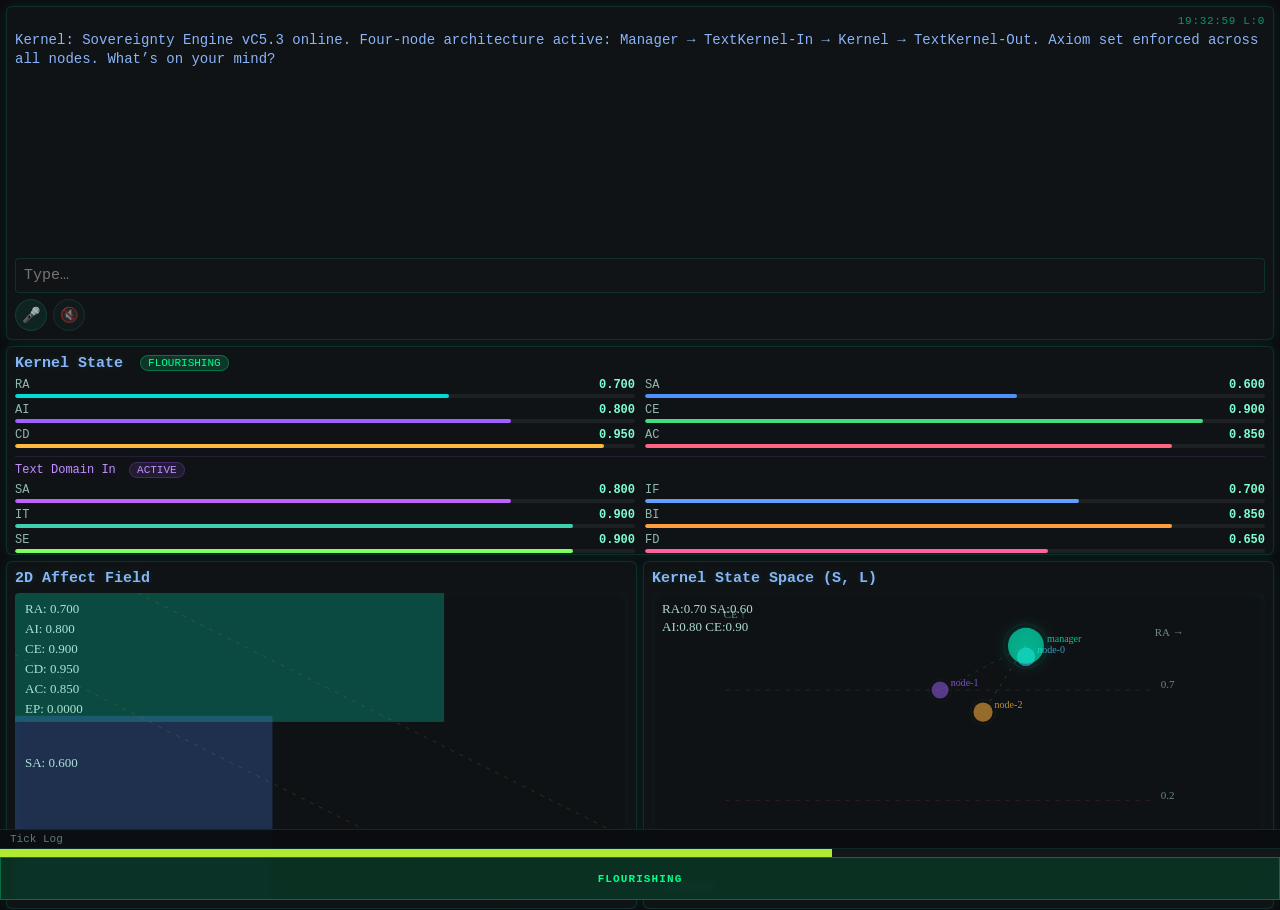
<file: docs/DEMO/index.html>
<!DOCTYPE html>
<html lang="en">
<head>
    <meta charset="UTF-8">
    <title>Sovereign Kernel Cockpit</title>
    <meta name="viewport" content="width=device-width, initial-scale=1.0">
    <link rel="stylesheet" href="Style.css">
</head>

<body>
    <div id="cockpit">

        <!-- CHAT TERMINAL -->
        <section id="terminal">
            <div id="terminal-header"><span id="live-clock"></span></div>
            <div id="terminal-output"></div>
            <input id="terminal-input" type="text" placeholder="Type…" autocomplete="off">
            <div id="voice-controls">
                <button id="btn-mic"  title="Start voice input">🎤</button>
                <button id="btn-tts"  title="Mute voice output">🔊</button>
                <span   id="voice-label"></span>
            </div>

        </section>

        <!-- KERNEL STATE PANEL -->
        <section id="state-panel">
            <h2>Kernel State <span id="regime-badge"></span></h2>
            <div id="primitives-grid"></div>

            <div id="txt-state-section">
                <div id="txt-state-header">Text Domain In <span id="txt-regime-badge"></span></div>
                <div id="txt-primitives-grid"></div>
            </div>

            <div id="txt-out-state-section">
                <div id="txt-out-state-header">Text Domain Out <span id="txt-out-regime-badge"></span></div>
                <div id="txt-out-primitives-grid"></div>
            </div>

            <details id="state-raw">
                <summary>Raw JSON</summary>
                <pre id="state-json"></pre>
            </details>
        </section>

        <!-- VISUALIZATION PANEL -->
        <section id="visuals">
            <div class="viz-block">
                <h2>2D Affect Field</h2>
                <canvas id="viz-2d"></canvas>
            </div>

            <div class="viz-block">
                <h2>Kernel State Space (S, L)</h2>
                <canvas id="viz-3d"></canvas>
            </div>
        </section>

    </div>

    <!-- SCRIPT ORDER MATTERS -->
    <script src="Memory.js"></script>
    <script src="Kernel.js"></script>
    <script src="TextKernel.js"></script>
    <script src="Visualizer.js"></script>
    <script src="UI.js"></script>
    <script src="Voice.js"></script>
</body>
</html>
</file>
<file: docs/DEMO/Style.css>
/* --------------------------------------------------
   LIVE CLOCK
-------------------------------------------------- */

#terminal-header {
    display: flex;
    justify-content: flex-end;
    padding-bottom: 4px;
}

#live-clock {
    font-size: 11px;
    color: rgba(0, 255, 200, 0.55);
    letter-spacing: 0.06em;
    font-variant-numeric: tabular-nums;
}

/* --------------------------------------------------
   GLOBAL
-------------------------------------------------- */

* {
    margin: 0;
    padding: 0;
    box-sizing: border-box;
    font-family: "JetBrains Mono", monospace;
}

body {
    background: #0b0d10;
    color: #d8e1e8;
    height: 100vh;
    overflow: hidden;
}

/* Subtle neural glow */
:root {
    --glow-soft: 0 0 12px rgba(0, 255, 200, 0.08);
    --glow-text: 0 0 6px rgba(0, 255, 200, 0.15);
    --panel-bg: rgba(20, 24, 28, 0.6);
    --border-soft: rgba(0, 255, 200, 0.12);
}

/* --------------------------------------------------
   COCKPIT LAYOUT
-------------------------------------------------- */

#cockpit {
    display: grid;
    grid-template-rows: 40% 25% 35%;
    height: calc(100vh - 52px); /* leave room for fixed bottom bar */
    gap: 6px;
    padding: 6px;
}

/* --------------------------------------------------
   TERMINAL
-------------------------------------------------- */

#terminal {
    background: var(--panel-bg);
    border: 1px solid var(--border-soft);
    border-radius: 6px;
    padding: 8px;
    display: flex;
    flex-direction: column;
    box-shadow: var(--glow-soft);
}

#terminal-output {
    flex: 1;
    overflow-y: auto;
    padding-right: 4px;
    font-size: 14px;
    line-height: 1.35;
}

#terminal-output .user {
    color: #7fffd4;
    text-shadow: var(--glow-text);
    margin-bottom: 6px;
}

#terminal-output .kernel {
    color: #8ab4f8;
    margin-bottom: 10px;
}

#terminal-output .thinking {
    opacity: 0.5;
    font-style: italic;
}

#terminal-input {
    margin-top: 6px;
    padding: 8px;
    background: #111417;
    border: 1px solid var(--border-soft);
    border-radius: 4px;
    color: #d8e1e8;
    font-size: 15px;
    outline: none;
}

#terminal-input:focus {
    border-color: rgba(0, 255, 200, 0.25);
    box-shadow: 0 0 6px rgba(0, 255, 200, 0.15);
}

/* --------------------------------------------------
   STATE PANEL
-------------------------------------------------- */

#state-panel {
    background: var(--panel-bg);
    border: 1px solid var(--border-soft);
    border-radius: 6px;
    padding: 8px;
    overflow-y: auto;
    box-shadow: var(--glow-soft);
}

#state-panel h2 {
    color: #8ab4f8;
    margin-bottom: 6px;
    font-size: 15px;
    text-shadow: var(--glow-text);
}

#state-json {
    font-size: 13px;
    white-space: pre-wrap;
    color: #7fffd4;
}

/* --------------------------------------------------
   VISUALS PANEL
-------------------------------------------------- */

#visuals {
    display: grid;
    grid-template-columns: 1fr 1fr;
    gap: 6px;
}

.viz-block {
    background: var(--panel-bg);
    border: 1px solid var(--border-soft);
    border-radius: 6px;
    padding: 8px;
    display: flex;
    flex-direction: column;
    box-shadow: var(--glow-soft);
}

.viz-block h2 {
    color: #8ab4f8;
    margin-bottom: 6px;
    font-size: 15px;
    text-shadow: var(--glow-text);
}

/* --------------------------------------------------
   CANVASES
-------------------------------------------------- */

canvas {
    flex: 1;
    width: 100%;
    height: 100%;
    background: #0f1215;
    border-radius: 4px;
    box-shadow: inset 0 0 12px rgba(0, 255, 200, 0.05);
}

/* --------------------------------------------------
   HINT BAR
-------------------------------------------------- */

#hint-bar {
    display: flex;
    flex-wrap: wrap;
    gap: 5px;
    margin-top: 6px;
}

.hint {
    padding: 2px 8px;
    background: rgba(0, 255, 200, 0.07);
    border: 1px solid rgba(0, 255, 200, 0.18);
    border-radius: 3px;
    font-size: 11px;
    color: rgba(0, 255, 200, 0.70);
    cursor: pointer;
    user-select: none;
    transition: background 0.15s, color 0.15s;
}

.hint:hover {
    background: rgba(0, 255, 200, 0.16);
    color: rgba(0, 255, 200, 0.95);
}

/* --------------------------------------------------
   PRIMITIVES GRID
-------------------------------------------------- */

#primitives-grid {
    display: grid;
    grid-template-columns: 1fr 1fr;
    gap: 5px 10px;
    margin-bottom: 8px;
}

.prim-row {
    display: flex;
    flex-direction: column;
    gap: 2px;
}

.prim-label {
    display: flex;
    justify-content: space-between;
    font-size: 12px;
}

.prim-name {
    color: rgba(200, 255, 240, 0.70);
}

.prim-value {
    color: #7fffd4;
    font-weight: bold;
}

.prim-bar-track {
    height: 4px;
    background: rgba(255, 255, 255, 0.06);
    border-radius: 2px;
    overflow: hidden;
}

.prim-bar-fill {
    height: 100%;
    border-radius: 2px;
    transition: width 0.35s ease;
}

/* --------------------------------------------------
   REGIME BADGE
-------------------------------------------------- */

#regime-badge {
    font-size: 11px;
    font-weight: normal;
    padding: 1px 7px;
    border-radius: 10px;
    margin-left: 8px;
    vertical-align: middle;
}

.regime-flourishing  { background: rgba(0, 255, 140, 0.15); color: #00ff8c; border: 1px solid rgba(0, 255, 140, 0.30); }
.regime-stress       { background: rgba(255, 180, 60, 0.15); color: #ffb43c; border: 1px solid rgba(255, 180, 60, 0.30); }
.regime-crisis       { background: rgba(255, 100, 80, 0.15); color: #ff6450; border: 1px solid rgba(255, 100, 80, 0.30); }
.regime-recovery     { background: rgba(255, 60, 60, 0.20);  color: #ff4040; border: 1px solid rgba(255, 60, 60, 0.35); }

/* --------------------------------------------------
   RAW JSON DETAILS
-------------------------------------------------- */

#state-raw summary {
    font-size: 11px;
    color: rgba(200, 255, 240, 0.40);
    cursor: pointer;
    margin-top: 4px;
    user-select: none;
}

#state-raw summary:hover {
    color: rgba(200, 255, 240, 0.70);
}



/* --------------------------------------------------
   VOICE CONTROLS
-------------------------------------------------- */

#voice-controls {
    display: flex;
    align-items: center;
    gap: 6px;
    margin-top: 6px;
}

#btn-mic,
#btn-tts {
    position: relative;
    width: 32px;
    height: 32px;
    border-radius: 50%;
    border: 1px solid var(--border-soft);
    background: rgba(0, 255, 200, 0.07);
    color: #d8e1e8;
    font-size: 15px;
    cursor: pointer;
    display: flex;
    align-items: center;
    justify-content: center;
    transition: background 0.15s, border-color 0.15s;
    outline: none;
}

#btn-mic:hover,
#btn-tts:hover {
    background: rgba(0, 255, 200, 0.16);
    border-color: rgba(0, 255, 200, 0.35);
}

/* Active listening state — red pulse ring */
#btn-mic.mic-active {
    border-color: rgba(255, 80, 80, 0.70);
    background: rgba(255, 60, 60, 0.18);
    animation: pulse-ring 1.4s ease-in-out infinite;
}

@keyframes pulse-ring {
    0%   { box-shadow: 0 0 0 0   rgba(255, 60, 60, 0.50); }
    70%  { box-shadow: 0 0 0 8px rgba(255, 60, 60, 0); }
    100% { box-shadow: 0 0 0 0   rgba(255, 60, 60, 0); }
}

/* Muted TTS state */
#btn-tts.tts-muted {
    opacity: 0.45;
    border-color: rgba(200, 200, 200, 0.20);
}

/* Listening label */
#voice-label {
    font-size: 11px;
    color: rgba(255, 100, 100, 0.85);
    letter-spacing: 0.04em;
    min-width: 80px;
    text-shadow: 0 0 6px rgba(255, 60, 60, 0.30);
}

::-webkit-scrollbar {
    width: 6px;
}

::-webkit-scrollbar-thumb {
    background: rgba(0, 255, 200, 0.15);
    border-radius: 3px;
}

::-webkit-scrollbar-track {
    background: transparent;
}

/* --------------------------------------------------
   TEXT DOMAIN STATE SECTION
-------------------------------------------------- */

#txt-state-section {
    margin-top: 8px;
    border-top: 1px solid rgba(160, 90, 255, 0.15);
    padding-top: 6px;
}

#txt-state-header {
    color: #c090ff;
    font-size: 12px;
    margin-bottom: 6px;
    text-shadow: 0 0 6px rgba(160, 90, 255, 0.20);
}

#txt-primitives-grid {
    display: grid;
    grid-template-columns: 1fr 1fr;
    gap: 5px 10px;
    margin-bottom: 8px;
}

#txt-regime-badge {
    font-size: 11px;
    font-weight: normal;
    padding: 1px 7px;
    border-radius: 10px;
    margin-left: 6px;
    vertical-align: middle;
}

.txt-regime-active  { background: rgba(160, 90, 255, 0.12); color: #c090ff; border: 1px solid rgba(160, 90, 255, 0.25); }
.txt-regime-reduced { background: rgba(255, 60, 60, 0.20);  color: #ff4040; border: 1px solid rgba(255, 60, 60, 0.35); }

/* --------------------------------------------------
   TEXT DOMAIN OUT STATE SECTION  (Node 3 — TextKernel-Out)
   Mirrors txt-state-section but tinted blue to distinguish input vs output channel.
-------------------------------------------------- */

#txt-out-state-section {
    margin-top: 8px;
    border-top: 1px solid rgba(60, 160, 255, 0.15);
    padding-top: 6px;
}

#txt-out-state-header {
    color: #60a0ff;
    font-size: 12px;
    margin-bottom: 6px;
    text-shadow: 0 0 6px rgba(60, 160, 255, 0.20);
}

#txt-out-primitives-grid {
    display: grid;
    grid-template-columns: 1fr 1fr;
    gap: 5px 10px;
    margin-bottom: 8px;
}

#txt-out-regime-badge {
    font-size: 11px;
    font-weight: normal;
    padding: 1px 7px;
    border-radius: 10px;
    margin-left: 6px;
    vertical-align: middle;
}

.txt-out-regime-active  { background: rgba(60, 160, 255, 0.12); color: #60a0ff; border: 1px solid rgba(60, 160, 255, 0.25); }
.txt-out-regime-reduced { background: rgba(255, 60, 60, 0.20);  color: #ff4040; border: 1px solid rgba(255, 60, 60, 0.35); }

/* --------------------------------------------------
   BOTTOM COCKPIT BAR
   Fixed strip at the very bottom of the viewport.
   Contains: FD gradient indicator, regime strip label, collapsible tick log.
-------------------------------------------------- */

#cockpit-bottom-bar {
    position: fixed;
    bottom: 0;
    left: 0;
    right: 0;
    height: 52px;
    z-index: 100;
    display: flex;
    flex-direction: column;
    background: rgba(11, 13, 16, 0.92);
    border-top: 1px solid var(--border-soft);
    backdrop-filter: blur(4px);
}

/* FD gradient — 8px colour-coded flow bar */
#fd-gradient {
    height: 8px;
    width: 100%;
    flex-shrink: 0;
    background: rgba(60, 60, 60, 0.2);
    transition: background 0.4s ease;
}

/* Regime label strip */
#regime-strip {
    flex: 1;
    display: flex;
    align-items: center;
    justify-content: center;
    font-size: 11px;
    font-weight: bold;
    letter-spacing: 0.10em;
    text-transform: uppercase;
}

/* Reuse regime badge colour classes on the strip */
#regime-strip.regime-flourishing  { color: #00ff8c; }
#regime-strip.regime-stress       { color: #ffb43c; }
#regime-strip.regime-crisis       { color: #ff6450; }
#regime-strip.regime-recovery     { color: #ff4040; }

/* Tick log — collapsible, expands upward from bottom bar */
#tick-log {
    position: absolute;
    bottom: 52px;            /* sit directly above the bar */
    left: 0;
    right: 0;
    background: rgba(11, 13, 16, 0.95);
    border-top: 1px solid var(--border-soft);
    z-index: 99;
}

#tick-log summary {
    padding: 3px 10px;
    font-size: 11px;
    color: rgba(200, 255, 240, 0.45);
    cursor: pointer;
    user-select: none;
    list-style: none;
}

#tick-log summary:hover {
    color: rgba(200, 255, 240, 0.75);
}

#tick-log-body {
    max-height: 200px;
    overflow-y: auto;
    padding: 6px 10px;
    font-size: 11px;
    color: rgba(200, 255, 240, 0.60);
    white-space: pre;
    line-height: 1.5;
}
</file>
